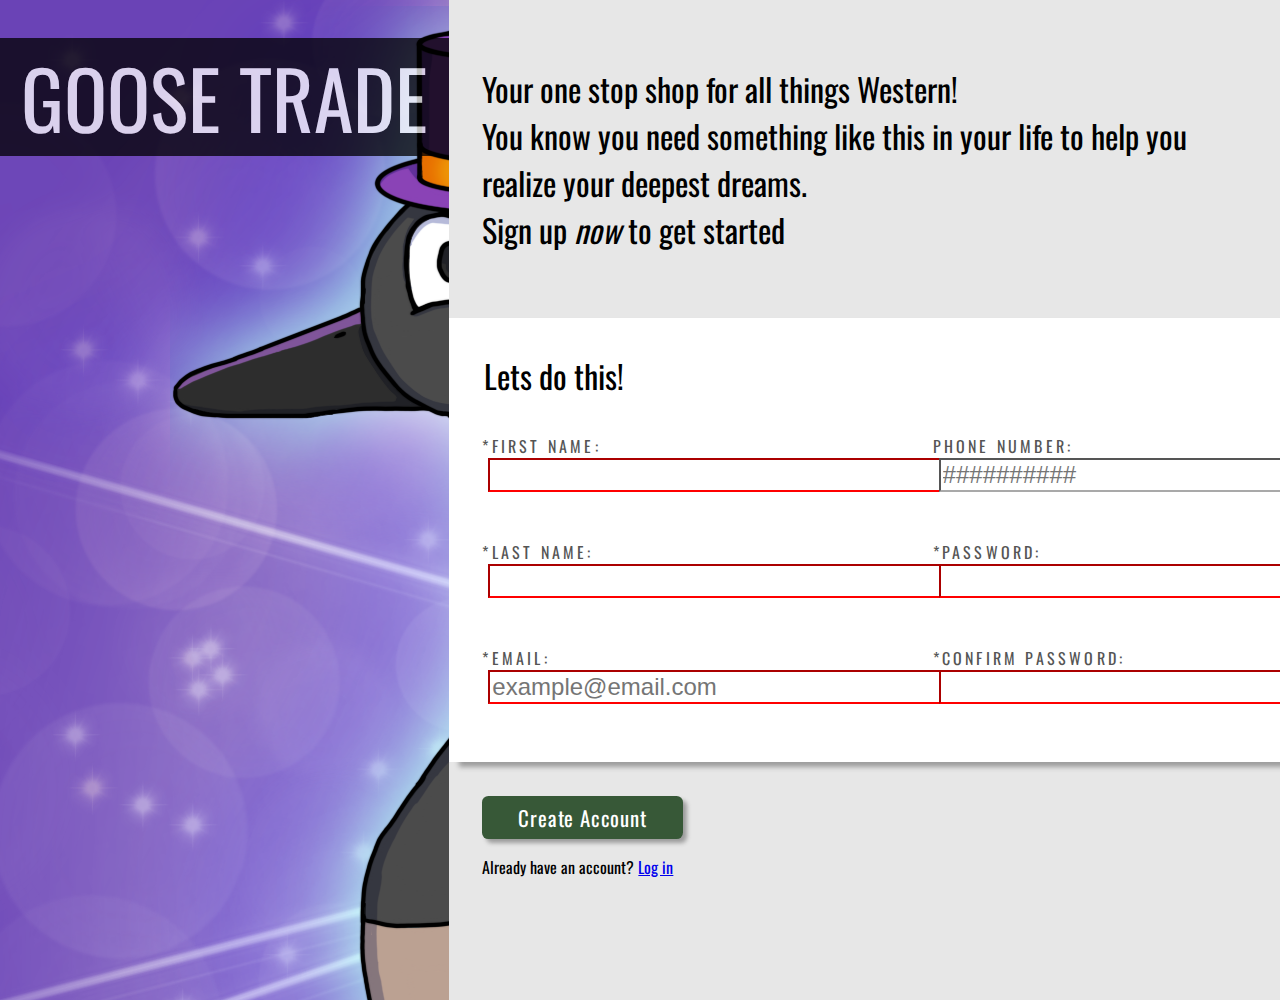
<file: index.html>
<!DOCTYPE html>
<html lang="en">
<head>
    <link rel="preconnect" href="https://fonts.googleapis.com">
    <link rel="preconnect" href="https://fonts.gstatic.com" crossorigin>
    <link href="https://fonts.googleapis.com/css2?family=Oswald:wght@200..700&display=swap" rel="stylesheet">
    <link rel="stylesheet" href="style.css">
    <meta charset="UTF-8">
    <meta name="viewport" content="width=device-width, initial-scale=1.0">
    <title>Document</title>
</head>
<body>
    <div class="page">
        <div class="img-cont">
            <!-- <img id="goose-img" src="./images/goose.jpg"> -->
            <div class="title">GOOSE TRADE</div>
        </div>
        <div class="form-cont">
            <div class="form-sect info">
                <p>Your one stop shop for all things Western!<br> You know you need something like this in your life to help you realize your deepest dreams.<br>
                    Sign up <i>now</i> to get started</p>
            </div>
            <div class="form-sect fields">
                <form id="myform">
                    <fieldset>
                        <legend>Lets do this!</legend>
                        <div class="form-fields">
                            <div class="form-side">
                                <label for="fname">*FIRST NAME:</label>
                                <input type="text" id="fname" name="fname" minlength="2" required><br><br>
                                <label for="lname">*LAST NAME:</label>
                                <input type="text" id="lname" name="lname" minlength="2" required><br><br>
                                <label for="email">*EMAIL:</label>
                                <input type="email" id="email" name="email" placeholder="example@email.com" required><br><br>
                            </div>
                            <div class="form-side">
                                <label for="number">PHONE NUMBER:</label>
                                <input type="number" id="number" name="number" min="1000000000" max="9999999999" placeholder="##########"><br><br>
                                <label for="password">*PASSWORD:</label>
                                <input type="password" id="password" name="password" required><br><br>
                                <label for="cpassword">*CONFIRM PASSWORD:</label>
                                <input type="password" id="cpassword" name="cpassword" required><br><br>
                        </div>
                        </div>
                    </fieldset>
                </form>
            </div>
            <div class="form-sect">
                <button form="myform" id="action-button">
                    Create Account
                </button>
                <p>Already have an account? <a href="./login.html">Log in</a></p>
            </div>
        </div>
    </div>
</body>
</html>
</file>
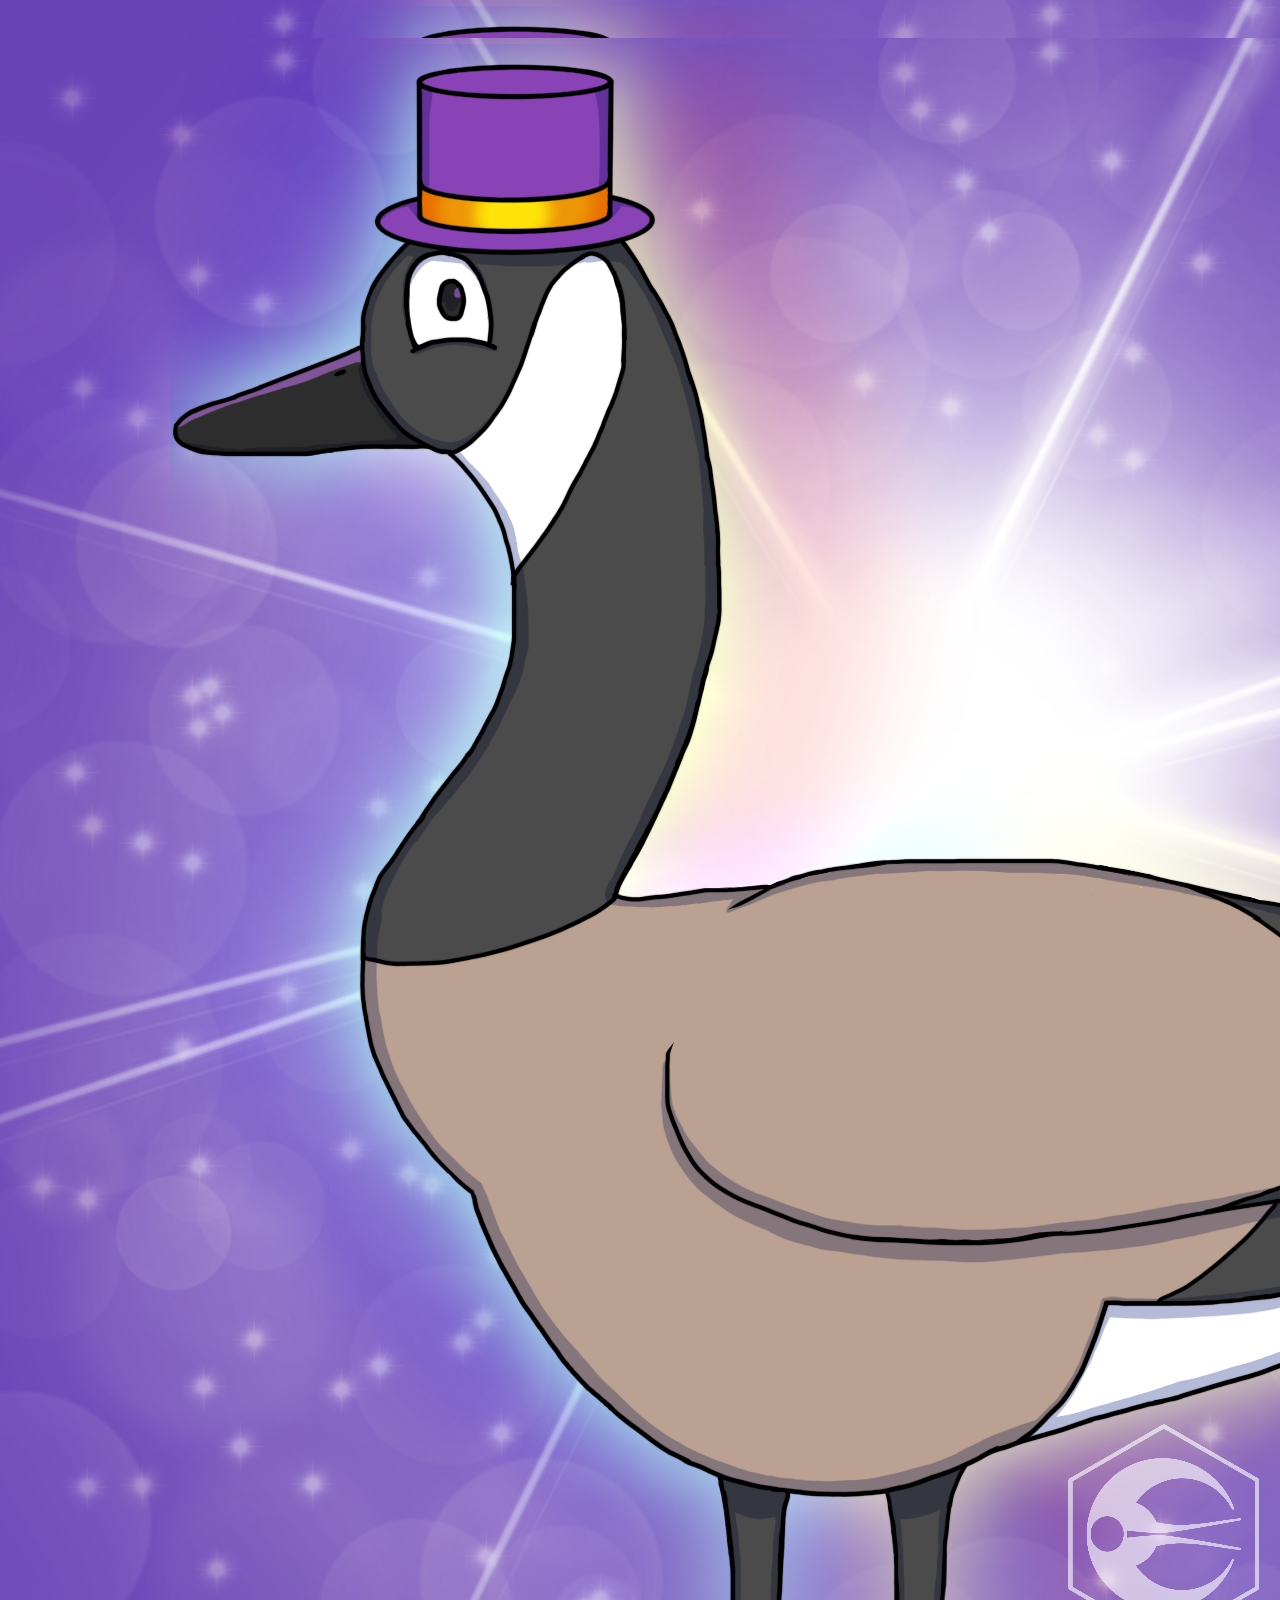
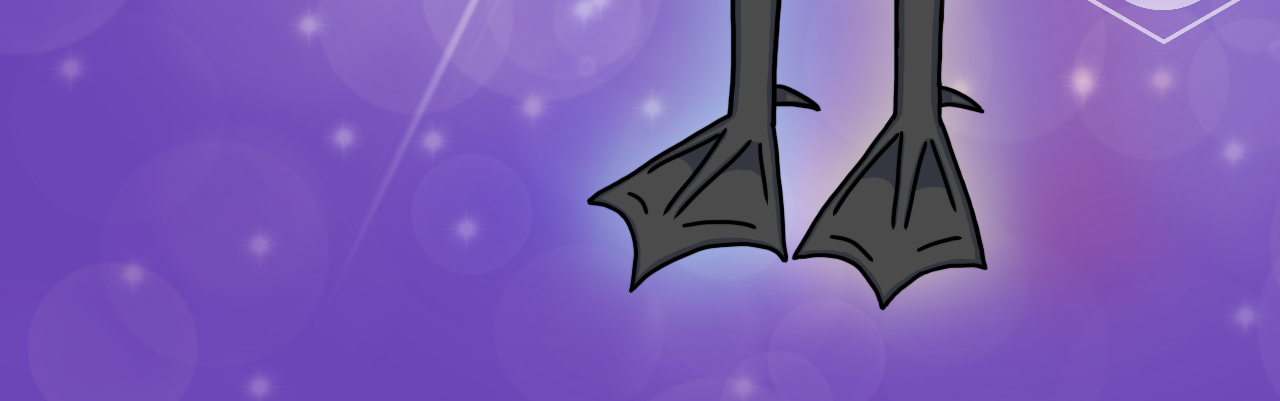
<file: login.html>
<!DOCTYPE html>
<html lang="en">
<head>
    <link rel="preconnect" href="https://fonts.googleapis.com">
    <link rel="preconnect" href="https://fonts.gstatic.com" crossorigin>
    <link href="https://fonts.googleapis.com/css2?family=Oswald:wght@200..700&display=swap" rel="stylesheet">
    <link rel="stylesheet" href="style.css">
    <meta charset="UTF-8">
    <meta name="viewport" content="width=device-width, initial-scale=1.0">
    <title>Document</title>
</head>
<body>
    <div class="page">
        <div class="img-cont">
            <img id="goose-img" src="./images/goose.jpg">
        </div>
        <div class="form-cont">
            <div class="form-sect">
                This is not a real online service! You know you need something like this in your life to help you realize your deepest dreams.
                Sign up <i>now</i> to get started.
            </div>
            <div class="form-sect">
                
            </div>
            <div class="form-sect">
                <button>
                    Log in
                </button>
                <p>Dont have an account yet? <a href="./index.html">Create an account</a></p>
            </div>
        </div>
    </div>
</body>
</html>
</file>
<file: style.css>
/* style.css */

:root {

}

body {
    font-family: "Oswald", sans-serif;
    font-optical-sizing: auto;
    font-style: normal;
    padding: 0;
    margin: 0;
}

.page {
    display: flex;
    height: 1000px;
}

.img-cont {
    background-image: url("./images/goose.jpg");
    flex: 1;
    display: flex;
    flex-direction: column;
    padding-top: 3%;
    align-items: stretch;
}

.img-cont .title {
    background-color: black;
    color: white;
    text-align: center;
    font-size: 5em;
    opacity: 0.75;
}

.form-cont {
    flex: 1.85;
    width: 75%;
    display: flex;
    flex-direction: column;
}

.form-sect {
    padding: 4%;
    flex: 1;
    background-color: rgb(231, 231, 231);
}

.form-sect.info {
    flex: 1;
    display: flex;
    flex-direction: column;
    justify-content: end;
    font-size: 2em;
}

.form-sect.fields {
    background-color: white;
    box-shadow: 10px 5px 5px rgb(156, 156, 156);
    padding-bottom: 0;
    position: relative;
    z-index: 10;
}

.form-sect fieldset{
    border: none;
    padding-left: 0;
    margin-left: 0;
}

fieldset>legend {
    font-size: 2em;
    padding-bottom: 4%;
}

label {
    color: rgb(85, 85, 85);
    letter-spacing: 0.2rem;
}

input {
    margin-left: 2%;
    margin-right: 2%;
    width: 150%;
    font-size: 1.5rem;
    border-color: darkgray;
}

input:focus {
    border-color: rgb(34, 48, 126);
    box-shadow: 4px 4px 4px rgb(156, 156, 156);
}

input:invalid {
    border-color: red;
}

input:valid {
    border-color: darkgray;
}

.form-fields {
    display:flex;
    justify-content: left;
    gap: 20%;
}

.form-side {
    display: flex;
    flex-direction: column;
}

.form-side label {
    size: auto;
}

#action-button {
    padding-top: 6px;
    padding-bottom: 6px;
    padding-left: 36px;
    padding-right: 36px;
    font-family: "Oswald", sans-serif;
    letter-spacing: 0.05rem;
    font-size: 1.3rem;
    color: white;
    background-color: rgb(55, 88, 55);
    border-radius: 0.4rem;
    box-shadow: 4px 4px 4px rgb(156, 156, 156);
    border-style: none;
}

#action-button:hover {
    background-color: rgb(43, 70, 43);
}
</file>
